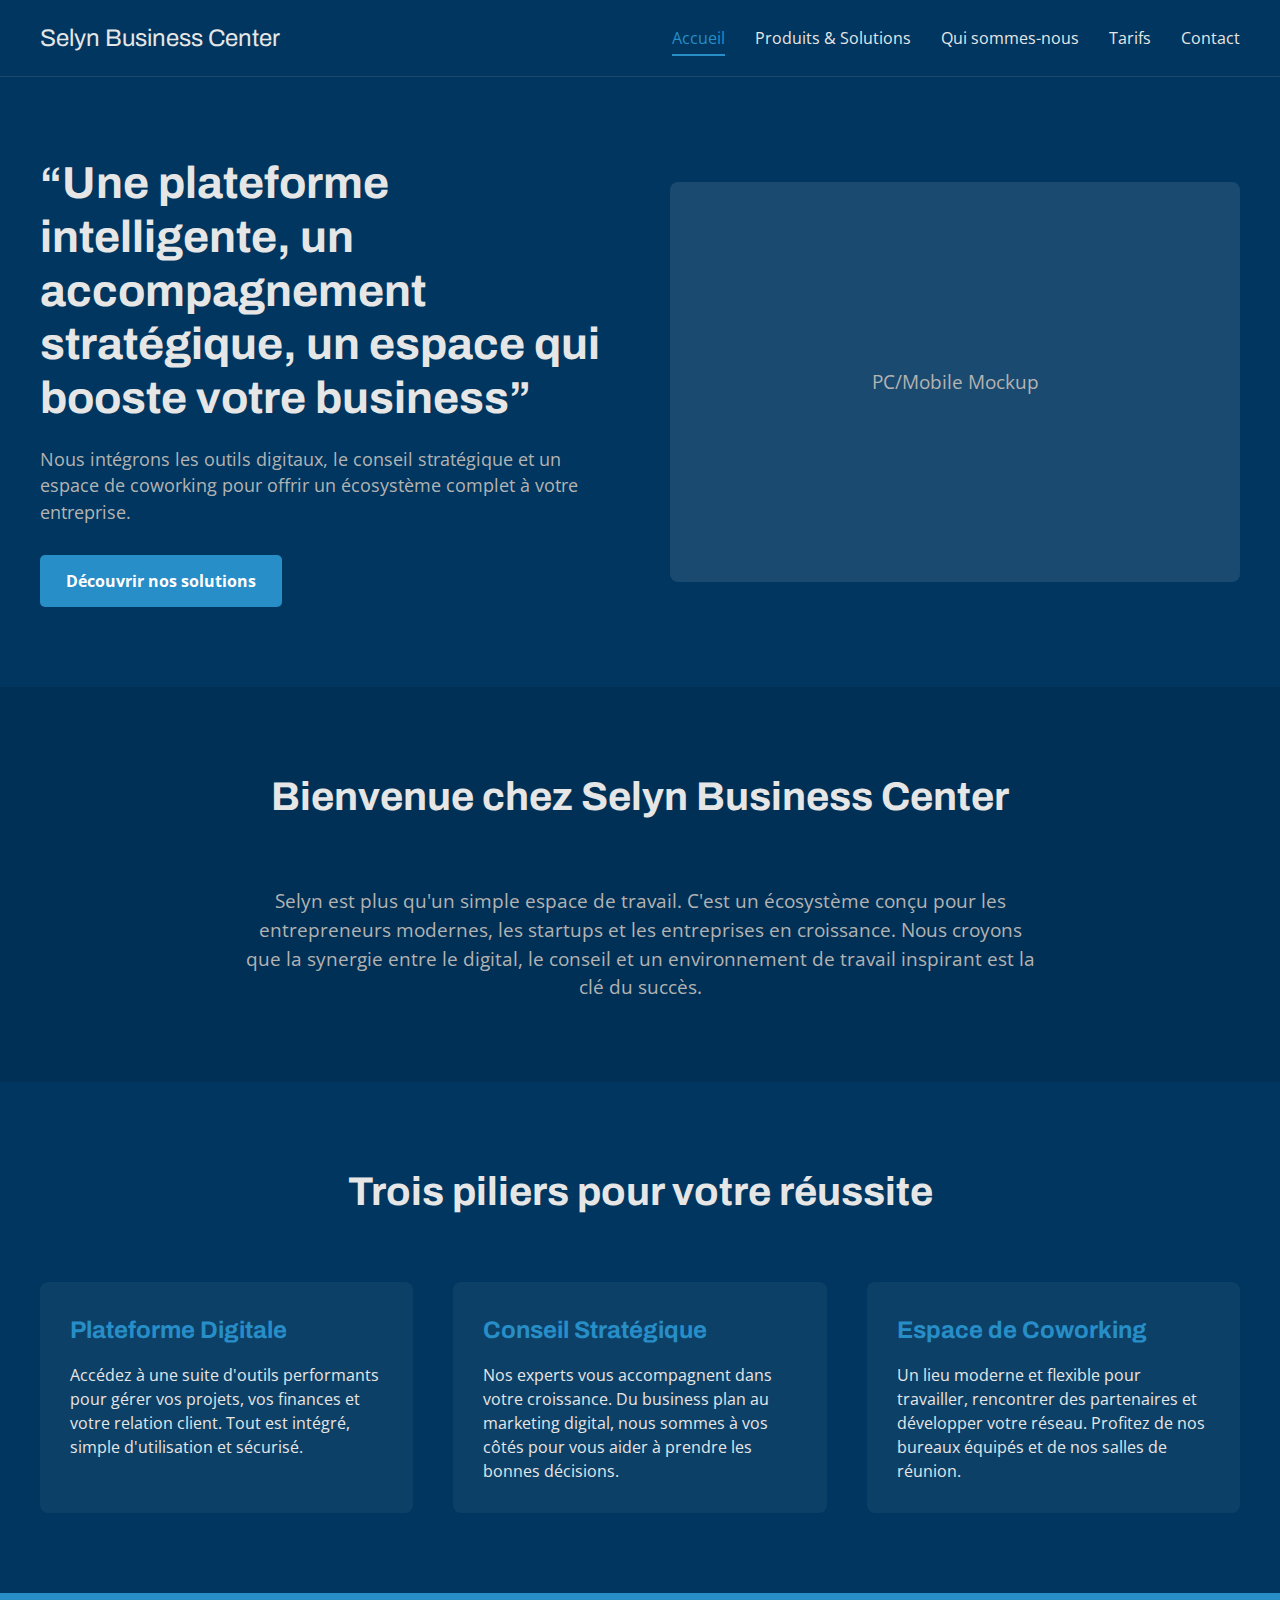
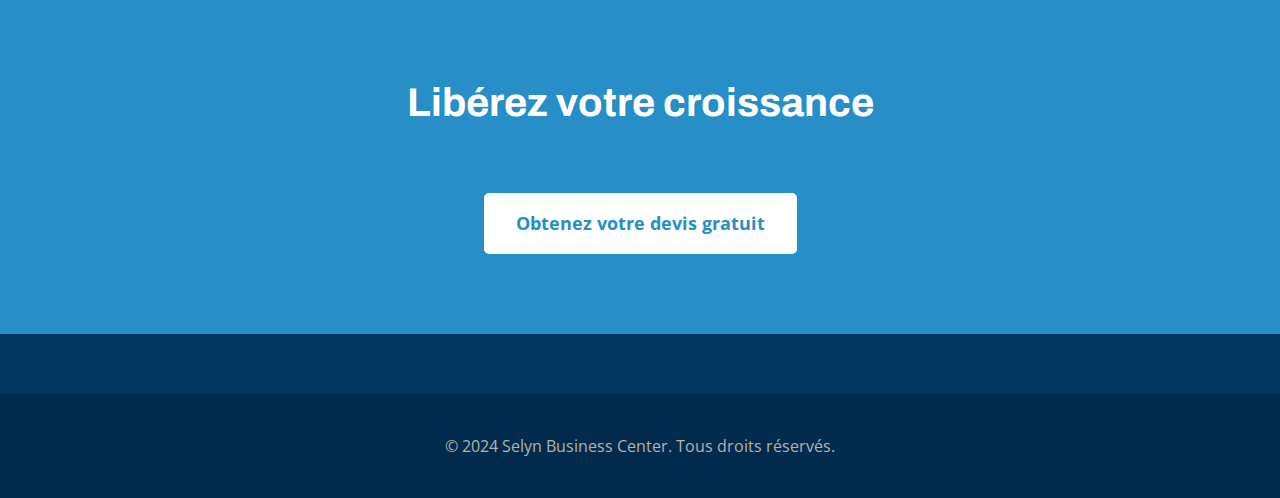
<file: index.html>
<!DOCTYPE html>
<html lang="fr">
<head>
    <meta charset="UTF-8">
    <meta name="viewport" content="width=device-width, initial-scale=1.0">
    <title>Selyn Business Center - Accueil</title>
    <link rel="stylesheet" href="css/style.css">
</head>
<body>
    <header class="site-header">
        <div class="container">
            <div class="logo">
                <a href="index.html">Selyn Business Center</a>
            </div>
            <nav class="main-nav">
                <ul>
                    <li><a href="index.html" class="active">Accueil</a></li>
                    <li><a href="produits.html">Produits & Solutions</a></li>
                    <li><a href="equipe.html">Qui sommes-nous</a></li>
                    <li><a href="tarifs.html">Tarifs</a></li>
                    <li><a href="contact.html">Contact</a></li>
                </ul>
            </nav>
            <input type="checkbox" id="nav-toggle" class="nav-toggle">
            <label for="nav-toggle" class="mobile-nav-toggle">
                <span></span>
                <span></span>
                <span></span>
            </label>
        </div>
    </header>

    <main>
        <section class="hero">
            <div class="container">
                <div class="hero-text">
                    <h1>“Une plateforme intelligente, un accompagnement stratégique, un espace qui booste votre business”</h1>
                    <p>Nous intégrons les outils digitaux, le conseil stratégique et un espace de coworking pour offrir un écosystème complet à votre entreprise.</p>
                    <a href="produits.html" class="btn btn-primary">Découvrir nos solutions</a>
                </div>
                <div class="hero-image">
                    <div class="mockup-placeholder">
                        <p>PC/Mobile Mockup</p>
                    </div>
                </div>
            </div>
        </section>

        <section class="intro" id="intro">
            <div class="container text-center">
                <h2>Bienvenue chez Selyn Business Center</h2>
                <p class="large-text">Selyn est plus qu'un simple espace de travail. C'est un écosystème conçu pour les entrepreneurs modernes, les startups et les entreprises en croissance. Nous croyons que la synergie entre le digital, le conseil et un environnement de travail inspirant est la clé du succès.</p>
            </div>
        </section>

        <section class="features" id="features">
            <div class="container">
                <h2 class="text-center">Trois piliers pour votre réussite</h2>
                <div class="features-grid">
                    <div class="info-card">
                        <h3>Plateforme Digitale</h3>
                        <p>Accédez à une suite d'outils performants pour gérer vos projets, vos finances et votre relation client. Tout est intégré, simple d'utilisation et sécurisé.</p>
                    </div>
                    <div class="info-card">
                        <h3>Conseil Stratégique</h3>
                        <p>Nos experts vous accompagnent dans votre croissance. Du business plan au marketing digital, nous sommes à vos côtés pour vous aider à prendre les bonnes décisions.</p>
                    </div>
                    <div class="info-card">
                        <h3>Espace de Coworking</h3>
                        <p>Un lieu moderne et flexible pour travailler, rencontrer des partenaires et développer votre réseau. Profitez de nos bureaux équipés et de nos salles de réunion.</p>
                    </div>
                </div>
            </div>
        </section>

        <section class="cta-block">
            <div class="container text-center">
                <h2>Libérez votre croissance</h2>
                <a href="contact.html" class="btn btn-primary btn-large">Obtenez votre devis gratuit</a>
            </div>
        </section>
    </main>

    <footer class="site-footer">
        <div class="container">
            <p>&copy; 2024 Selyn Business Center. Tous droits réservés.</p>
        </div>
    </footer>
</body>
</html>
</file>
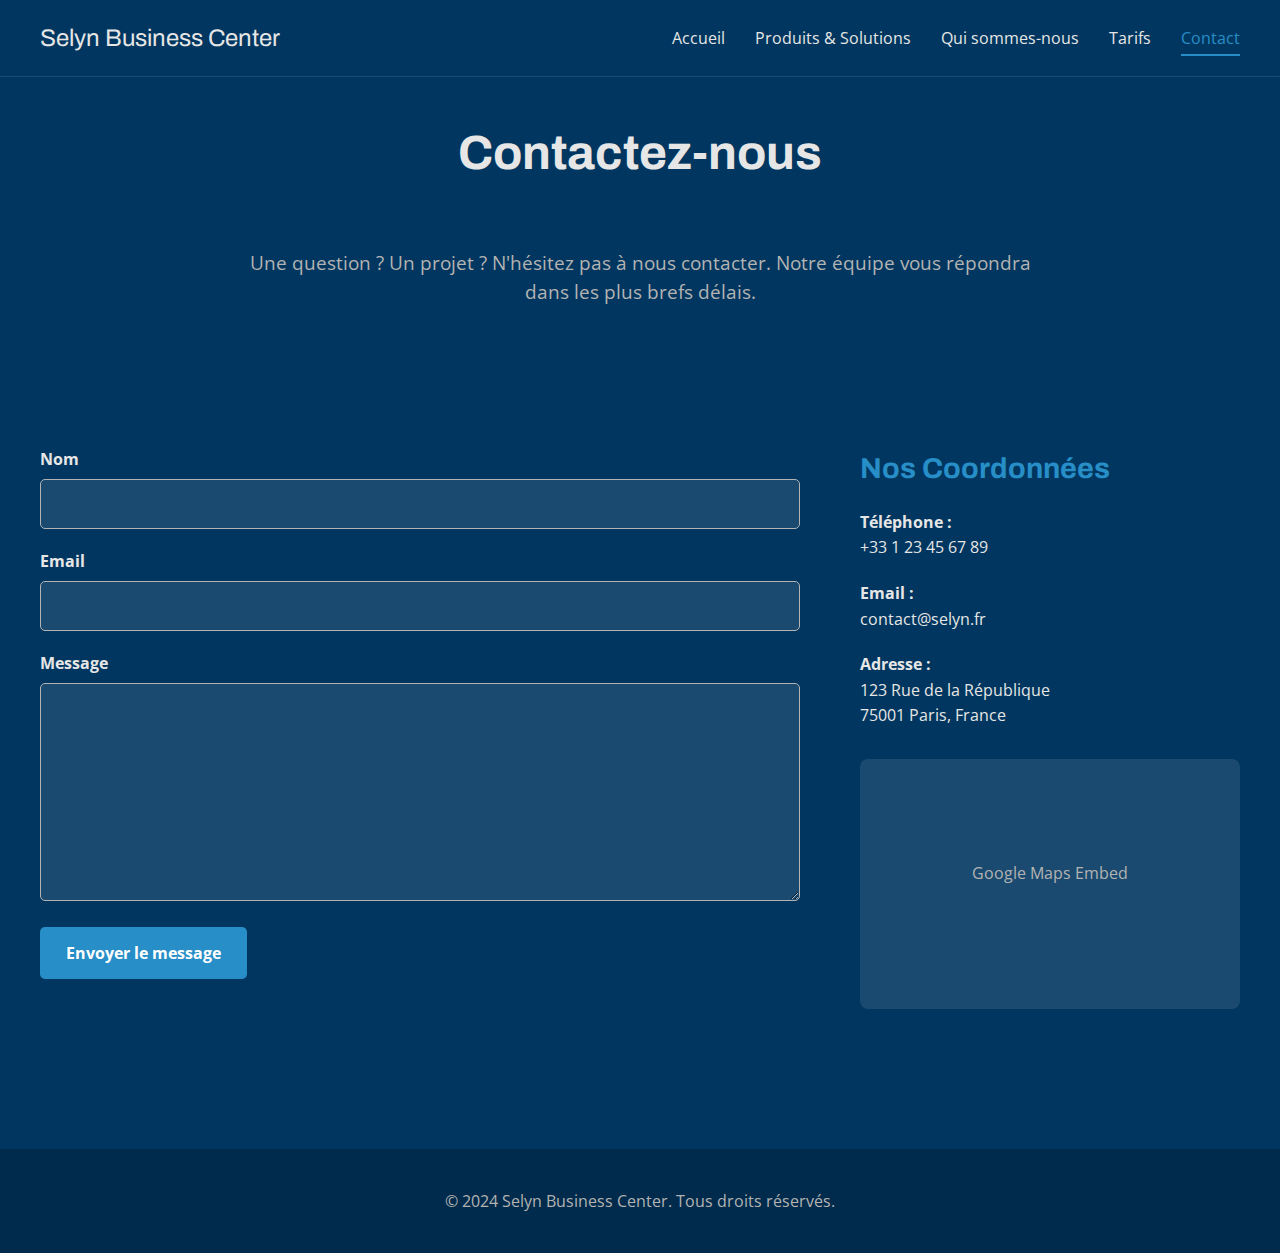
<file: contact.html>
<!DOCTYPE html>
<html lang="fr">
<head>
    <meta charset="UTF-8">
    <meta name="viewport" content="width=device-width, initial-scale=1.0">
    <title>Selyn Business Center - Contact</title>
    <link rel="stylesheet" href="css/style.css">
</head>
<body>
    <header class="site-header">
        <div class="container">
            <div class="logo">
                <a href="index.html">Selyn Business Center</a>
            </div>
            <nav class="main-nav">
                <ul>
                    <li><a href="index.html">Accueil</a></li>
                    <li><a href="produits.html">Produits & Solutions</a></li>
                    <li><a href="equipe.html">Qui sommes-nous</a></li>
                    <li><a href="tarifs.html">Tarifs</a></li>
                    <li><a href="contact.html" class="active">Contact</a></li>
                </ul>
            </nav>
            <input type="checkbox" id="nav-toggle" class="nav-toggle">
            <label for="nav-toggle" class="mobile-nav-toggle">
                <span></span>
                <span></span>
                <span></span>
            </label>
        </div>
    </header>

    <main>
        <div class="container">
            <h1 class="page-title">Contactez-nous</h1>
            <p class="text-center large-text" style="margin-bottom: 60px;">Une question ? Un projet ? N'hésitez pas à nous contacter. Notre équipe vous répondra dans les plus brefs délais.</p>
        </div>

        <section class="contact-section">
            <div class="container">
                <div class="contact-grid">
                    <div class="contact-form">
                        <form action="#">
                            <div class="form-group">
                                <label for="name">Nom</label>
                                <input type="text" id="name" name="name" required>
                            </div>
                            <div class="form-group">
                                <label for="email">Email</label>
                                <input type="email" id="email" name="email" required>
                            </div>
                            <div class="form-group">
                                <label for="message">Message</label>
                                <textarea id="message" name="message" rows="8" required></textarea>
                            </div>
                            <button type="submit" class="btn btn-primary">Envoyer le message</button>
                        </form>
                    </div>
                    <div class="contact-info">
                        <h3>Nos Coordonnées</h3>
                        <p><strong>Téléphone :</strong><br> +33 1 23 45 67 89</p>
                        <p><strong>Email :</strong><br> contact@selyn.fr</p>
                        <p><strong>Adresse :</strong><br> 123 Rue de la République<br>75001 Paris, France</p>
                        <div class="map-placeholder">
                            <p>Google Maps Embed</p>
                        </div>
                    </div>
                </div>
            </div>
        </section>
    </main>

    <footer class="site-footer">
        <div class="container">
            <p>&copy; 2024 Selyn Business Center. Tous droits réservés.</p>
        </div>
    </footer>
</body>
</html>
</file>
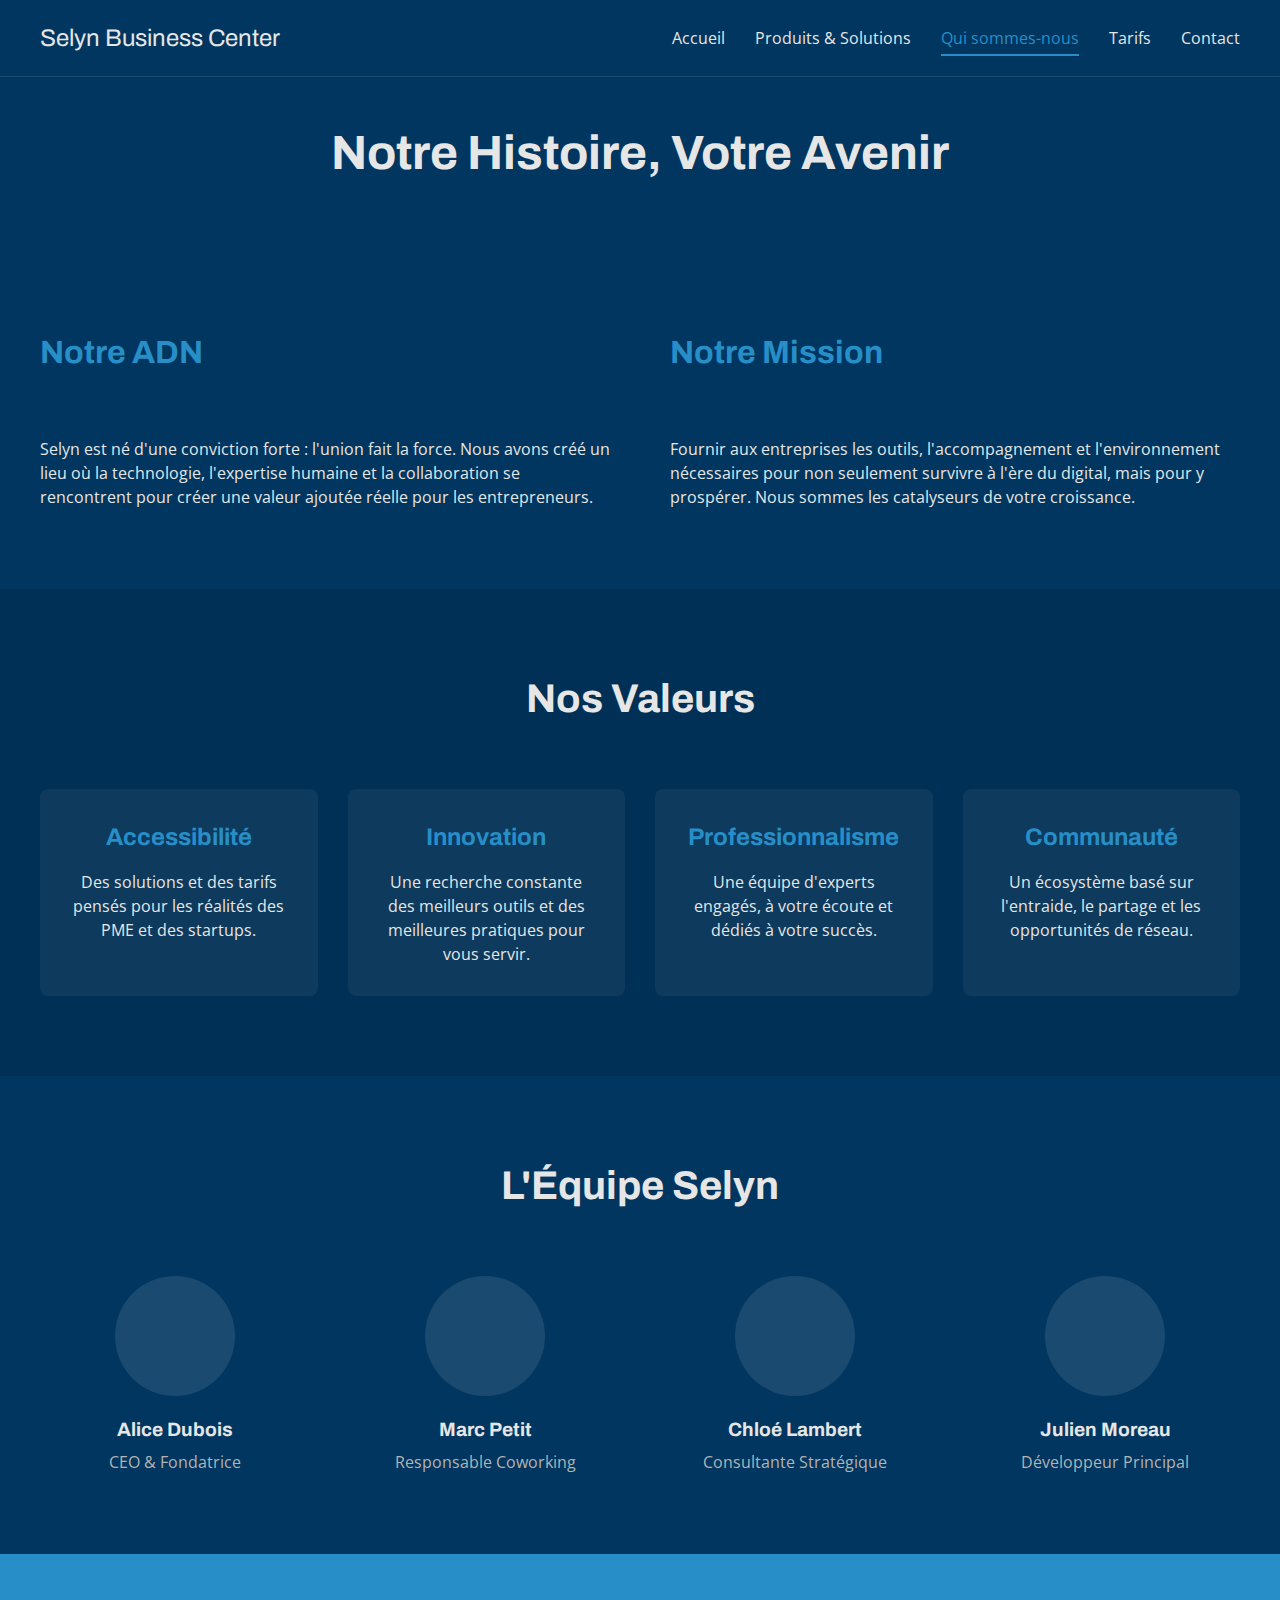
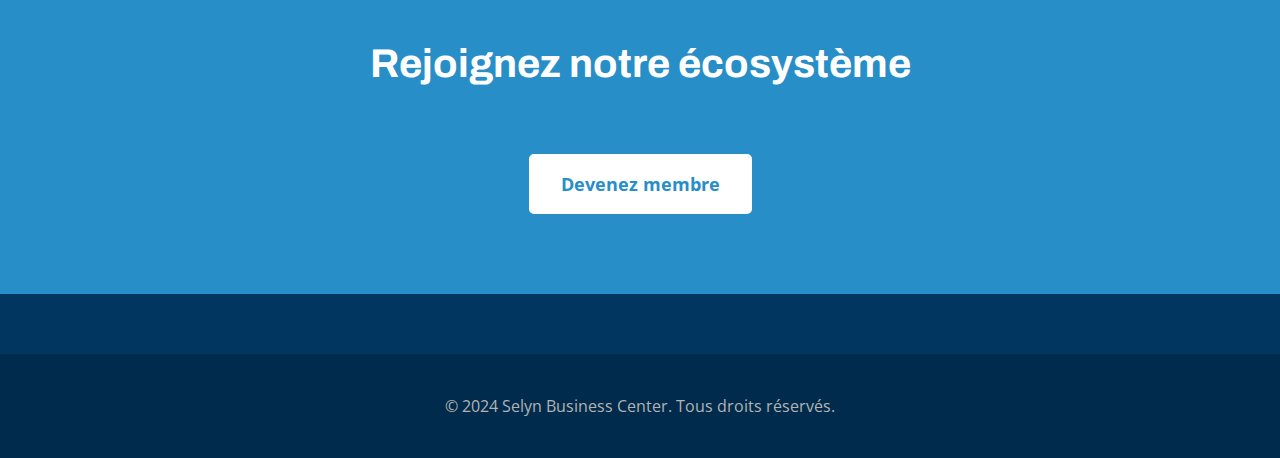
<file: equipe.html>
<!DOCTYPE html>
<html lang="fr">
<head>
    <meta charset="UTF-8">
    <meta name="viewport" content="width=device-width, initial-scale=1.0">
    <title>Selyn Business Center - Qui sommes-nous</title>
    <link rel="stylesheet" href="css/style.css">
</head>
<body>
    <header class="site-header">
        <div class="container">
            <div class="logo">
                <a href="index.html">Selyn Business Center</a>
            </div>
            <nav class="main-nav">
                <ul>
                    <li><a href="index.html">Accueil</a></li>
                    <li><a href="produits.html">Produits & Solutions</a></li>
                    <li><a href="equipe.html" class="active">Qui sommes-nous</a></li>
                    <li><a href="tarifs.html">Tarifs</a></li>
                    <li><a href="contact.html">Contact</a></li>
                </ul>
            </nav>
            <input type="checkbox" id="nav-toggle" class="nav-toggle">
            <label for="nav-toggle" class="mobile-nav-toggle">
                <span></span>
                <span></span>
                <span></span>
            </label>
        </div>
    </header>

    <main>
        <div class="container">
            <h1 class="page-title">Notre Histoire, Votre Avenir</h1>
        </div>

        <section class="about-intro-section">
            <div class="container">
                <div class="two-col-grid">
                    <div>
                        <h2>Notre ADN</h2>
                        <p>Selyn est né d'une conviction forte : l'union fait la force. Nous avons créé un lieu où la technologie, l'expertise humaine et la collaboration se rencontrent pour créer une valeur ajoutée réelle pour les entrepreneurs.</p>
                    </div>
                    <div>
                        <h2>Notre Mission</h2>
                        <p>Fournir aux entreprises les outils, l'accompagnement et l'environnement nécessaires pour non seulement survivre à l'ère du digital, mais pour y prospérer. Nous sommes les catalyseurs de votre croissance.</p>
                    </div>
                </div>
            </div>
        </section>

        <section class="values-section alt-bg">
            <div class="container">
                <h2 class="text-center">Nos Valeurs</h2>
                <div class="values-grid">
                    <div class="info-card text-center">
                        <h3>Accessibilité</h3>
                        <p>Des solutions et des tarifs pensés pour les réalités des PME et des startups.</p>
                    </div>
                    <div class="info-card text-center">
                        <h3>Innovation</h3>
                        <p>Une recherche constante des meilleurs outils et des meilleures pratiques pour vous servir.</p>
                    </div>
                    <div class="info-card text-center">
                        <h3>Professionnalisme</h3>
                        <p>Une équipe d'experts engagés, à votre écoute et dédiés à votre succès.</p>
                    </div>
                     <div class="info-card text-center">
                        <h3>Communauté</h3>
                        <p>Un écosystème basé sur l'entraide, le partage et les opportunités de réseau.</p>
                    </div>
                </div>
            </div>
        </section>

        <section class="team-section">
            <div class="container">
                <h2 class="text-center">L'Équipe Selyn</h2>
                <div class="team-grid">
                    <div class="team-member">
                        <div class="avatar-placeholder"></div>
                        <h3>Alice Dubois</h3>
                        <p>CEO & Fondatrice</p>
                    </div>
                    <div class="team-member">
                        <div class="avatar-placeholder"></div>
                        <h3>Marc Petit</h3>
                        <p>Responsable Coworking</p>
                    </div>
                    <div class="team-member">
                        <div class="avatar-placeholder"></div>
                        <h3>Chloé Lambert</h3>
                        <p>Consultante Stratégique</p>
                    </div>
                    <div class="team-member">
                        <div class="avatar-placeholder"></div>
                        <h3>Julien Moreau</h3>
                        <p>Développeur Principal</p>
                    </div>
                </div>
            </div>
        </section>

        <section class="cta-block">
            <div class="container text-center">
                <h2>Rejoignez notre écosystème</h2>
                <a href="contact.html" class="btn btn-primary btn-large">Devenez membre</a>
            </div>
        </section>
    </main>

    <footer class="site-footer">
        <div class="container">
            <p>&copy; 2024 Selyn Business Center. Tous droits réservés.</p>
        </div>
    </footer>
</body>
</html>
</file>
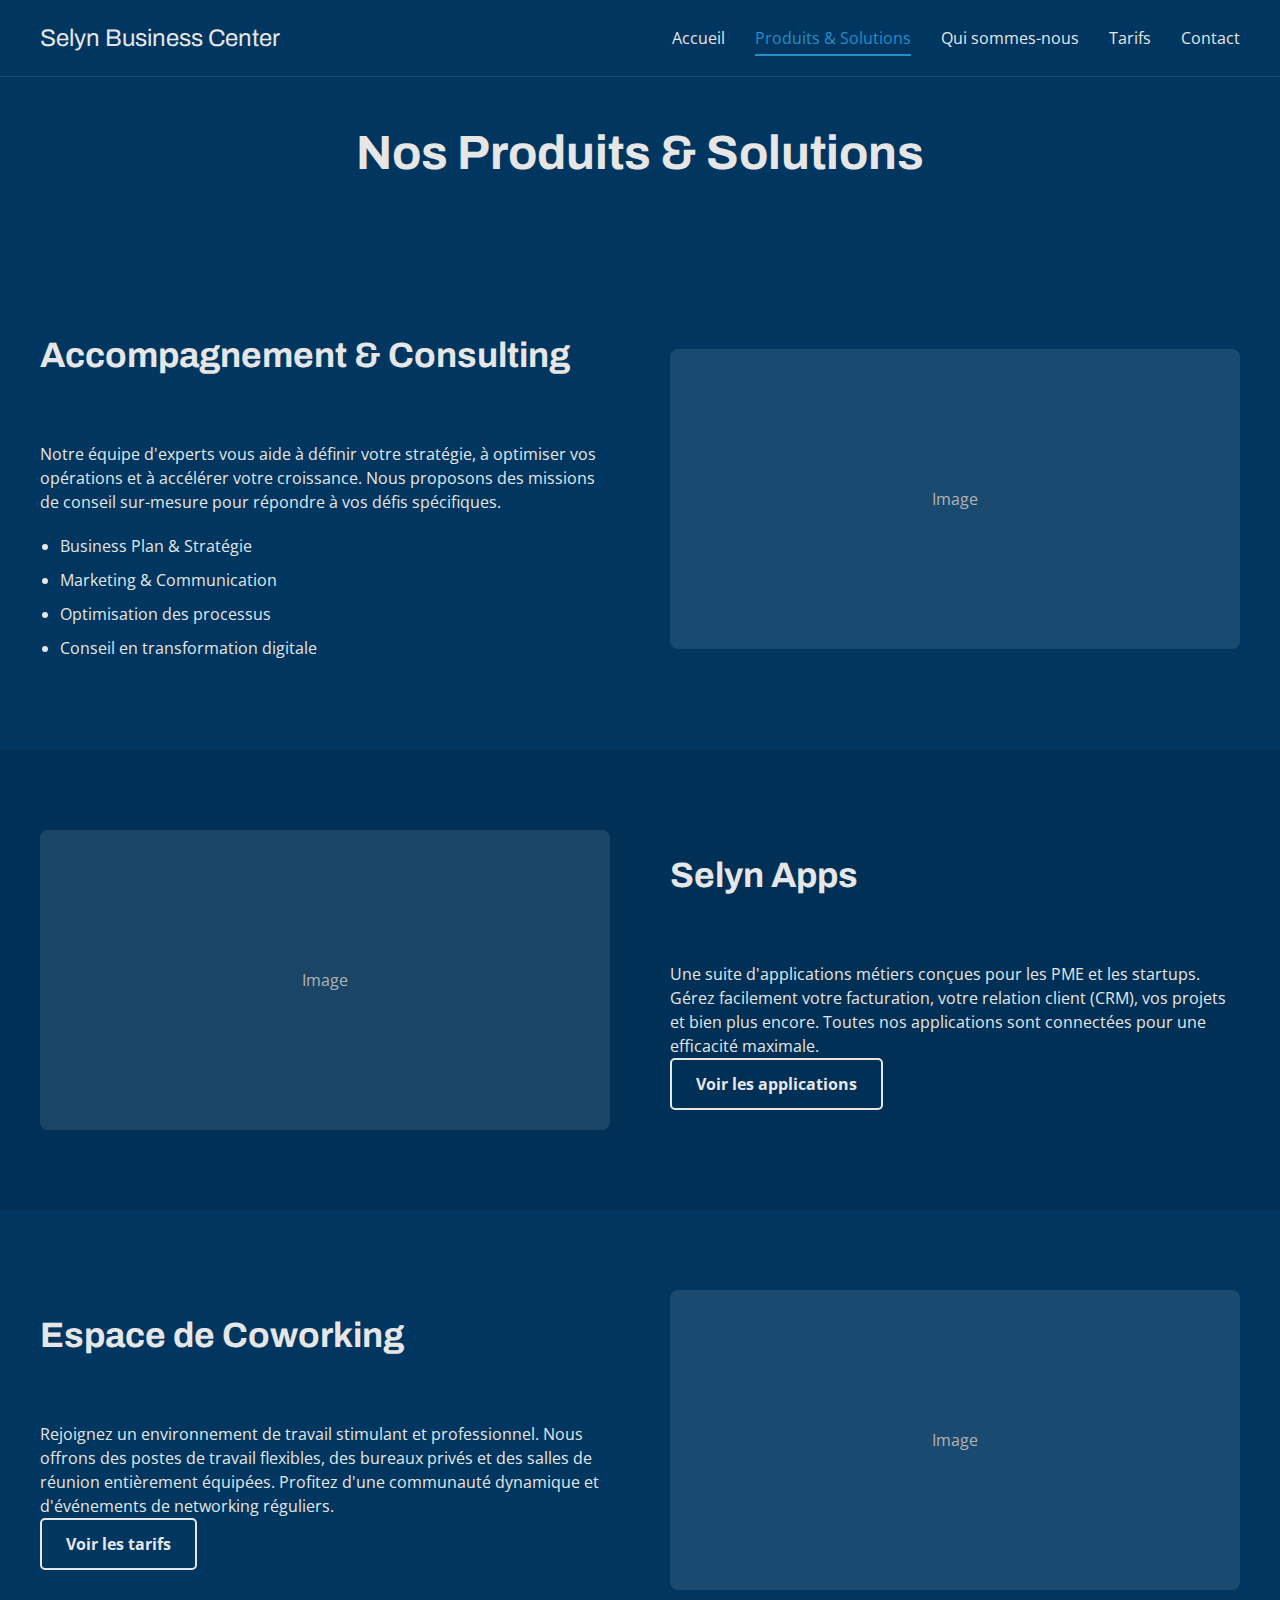
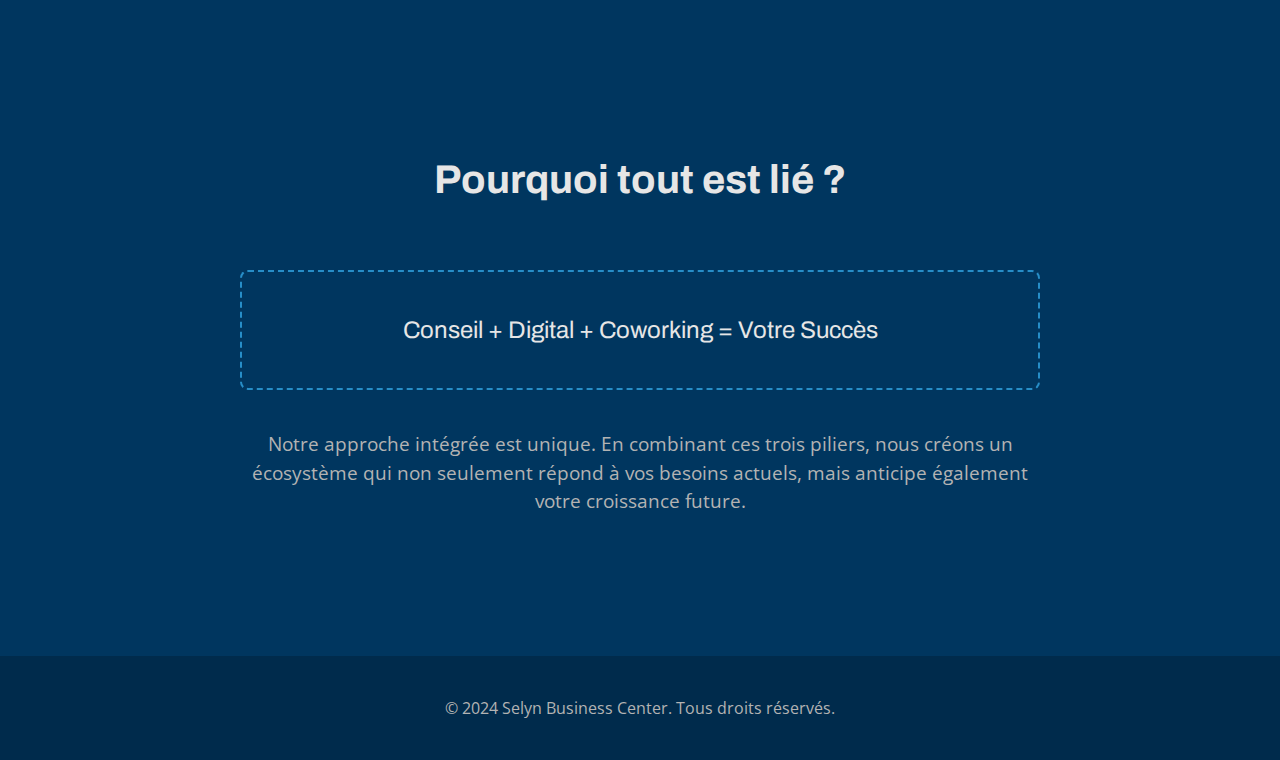
<file: produits.html>
<!DOCTYPE html>
<html lang="fr">
<head>
    <meta charset="UTF-8">
    <meta name="viewport" content="width=device-width, initial-scale=1.0">
    <title>Selyn Business Center - Produits & Solutions</title>
    <link rel="stylesheet" href="css/style.css">
</head>
<body>
    <header class="site-header">
        <div class="container">
            <div class="logo">
                <a href="index.html">Selyn Business Center</a>
            </div>
            <nav class="main-nav">
                <ul>
                    <li><a href="index.html">Accueil</a></li>
                    <li><a href="produits.html" class="active">Produits & Solutions</a></li>
                    <li><a href="equipe.html">Qui sommes-nous</a></li>
                    <li><a href="tarifs.html">Tarifs</a></li>
                    <li><a href="contact.html">Contact</a></li>
                </ul>
            </nav>
            <input type="checkbox" id="nav-toggle" class="nav-toggle">
            <label for="nav-toggle" class="mobile-nav-toggle">
                <span></span>
                <span></span>
                <span></span>
            </label>
        </div>
    </header>

    <main>
        <div class="container">
            <h1 class="page-title">Nos Produits & Solutions</h1>
        </div>

        <section class="product-section">
            <div class="container">
                <div class="product-content">
                    <div class="product-text">
                        <h2>Accompagnement & Consulting</h2>
                        <p>Notre équipe d'experts vous aide à définir votre stratégie, à optimiser vos opérations et à accélérer votre croissance. Nous proposons des missions de conseil sur-mesure pour répondre à vos défis spécifiques.</p>
                        <ul>
                            <li>Business Plan & Stratégie</li>
                            <li>Marketing & Communication</li>
                            <li>Optimisation des processus</li>
                            <li>Conseil en transformation digitale</li>
                        </ul>
                    </div>
                    <div class="product-image">
                        <div class="image-placeholder"><p>Image</p></div>
                    </div>
                </div>
            </div>
        </section>

        <section class="product-section alt-bg">
            <div class="container">
                <div class="product-content reverse">
                    <div class="product-text">
                        <h2>Selyn Apps</h2>
                        <p>Une suite d'applications métiers conçues pour les PME et les startups. Gérez facilement votre facturation, votre relation client (CRM), vos projets et bien plus encore. Toutes nos applications sont connectées pour une efficacité maximale.</p>
                        <a href="#" class="btn btn-secondary">Voir les applications</a>
                    </div>
                    <div class="product-image">
                        <div class="image-placeholder"><p>Image</p></div>
                    </div>
                </div>
            </div>
        </section>

        <section class="product-section">
            <div class="container">
                <div class="product-content">
                    <div class="product-text">
                        <h2>Espace de Coworking</h2>
                        <p>Rejoignez un environnement de travail stimulant et professionnel. Nous offrons des postes de travail flexibles, des bureaux privés et des salles de réunion entièrement équipées. Profitez d'une communauté dynamique et d'événements de networking réguliers.</p>
                        <a href="tarifs.html" class="btn btn-secondary">Voir les tarifs</a>
                    </div>
                    <div class="product-image">
                        <div class="image-placeholder"><p>Image</p></div>
                    </div>
                </div>
            </div>
        </section>

        <section class="schema-section text-center">
            <div class="container">
                <h2>Pourquoi tout est lié ?</h2>
                <div class="schema-placeholder">
                    <p>Conseil + Digital + Coworking = Votre Succès</p>
                </div>
                <p class="large-text">Notre approche intégrée est unique. En combinant ces trois piliers, nous créons un écosystème qui non seulement répond à vos besoins actuels, mais anticipe également votre croissance future.</p>
            </div>
        </section>
    </main>

    <footer class="site-footer">
        <div class="container">
            <p>&copy; 2024 Selyn Business Center. Tous droits réservés.</p>
        </div>
    </footer>
</body>
</html>
</file>
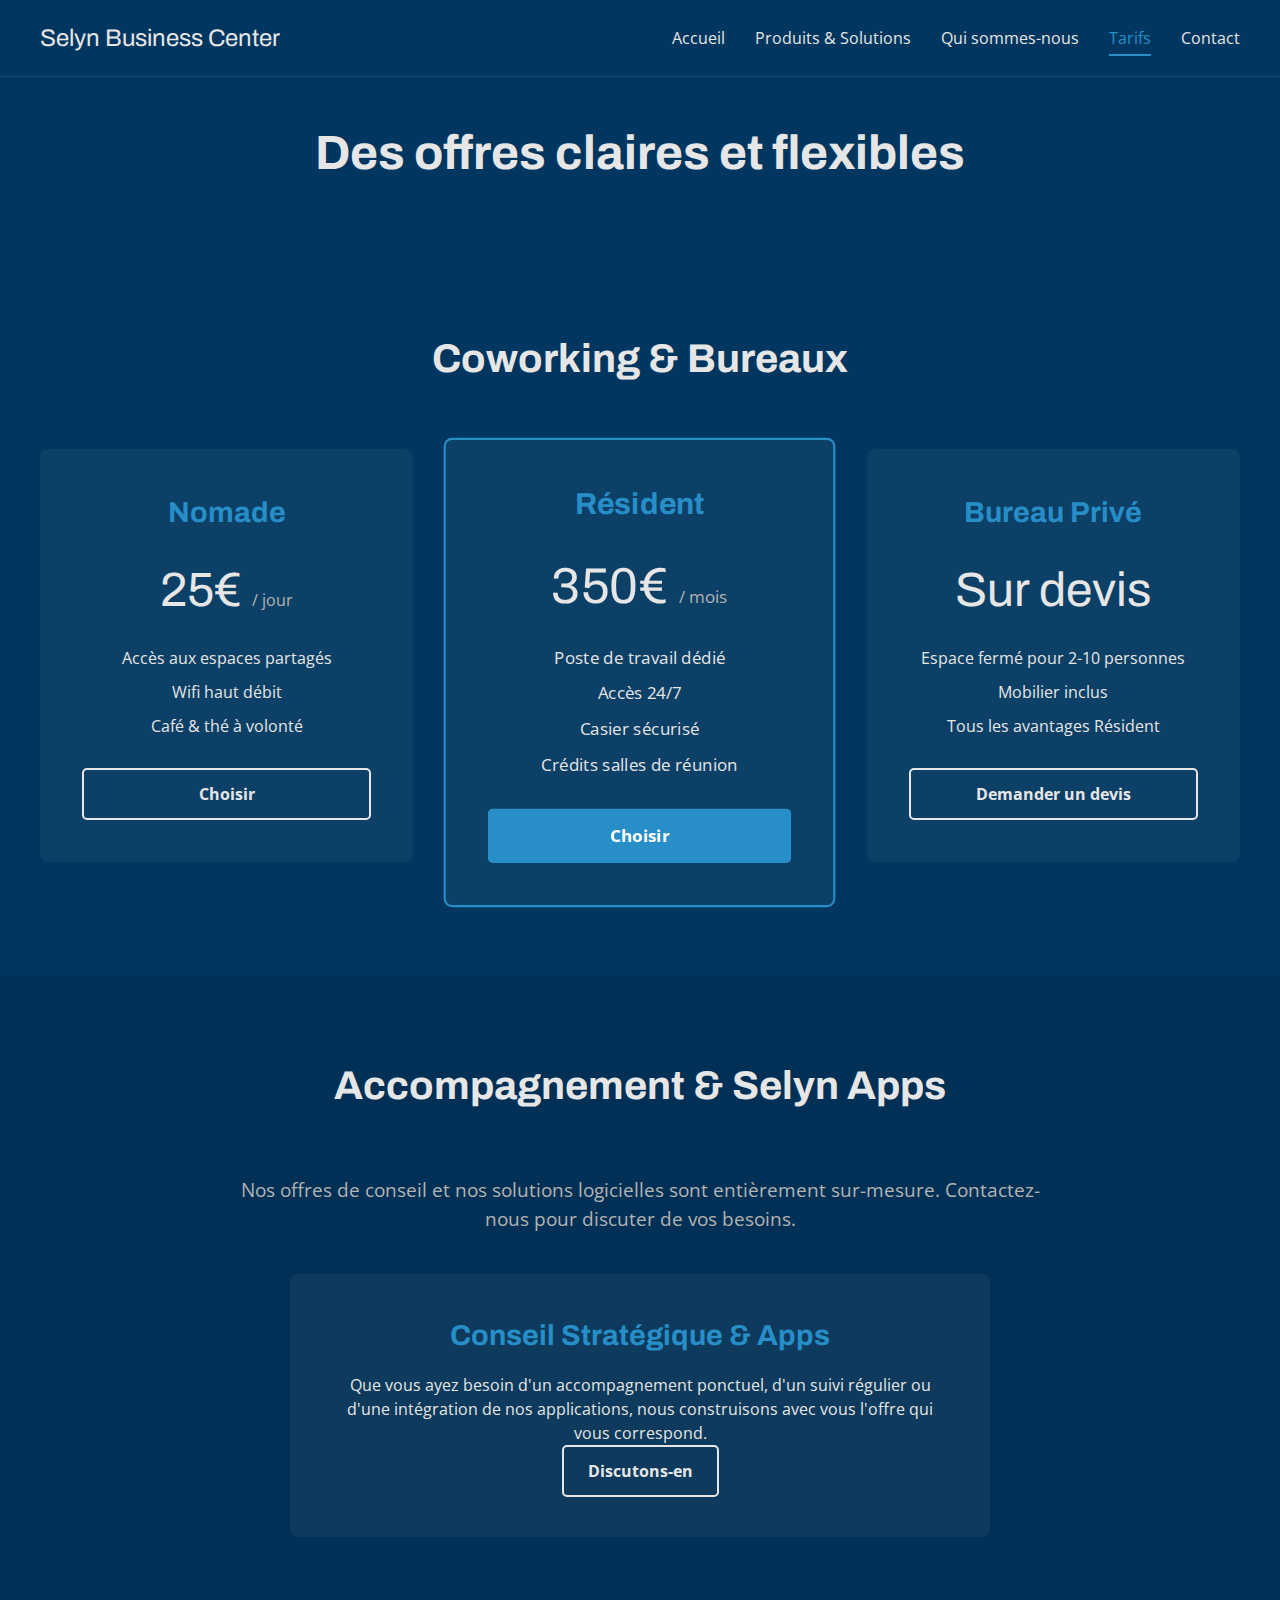
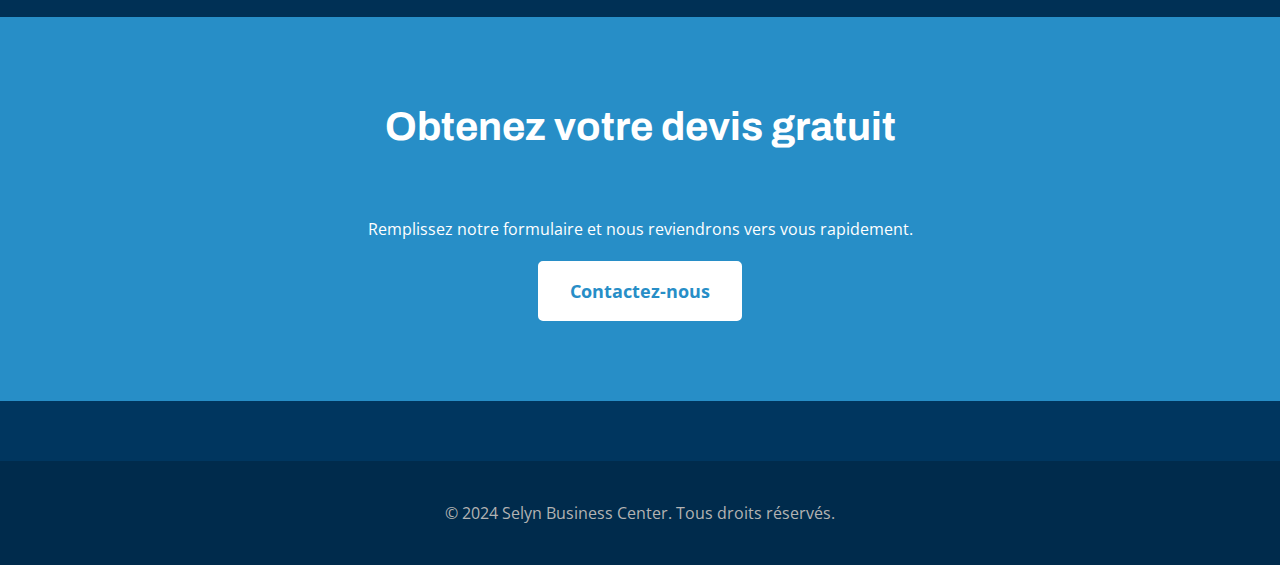
<file: tarifs.html>
<!DOCTYPE html>
<html lang="fr">
<head>
    <meta charset="UTF-8">
    <meta name="viewport" content="width=device-width, initial-scale=1.0">
    <title>Selyn Business Center - Tarifs</title>
    <link rel="stylesheet" href="css/style.css">
</head>
<body>
    <header class="site-header">
        <div class="container">
            <div class="logo">
                <a href="index.html">Selyn Business Center</a>
            </div>
            <nav class="main-nav">
                <ul>
                    <li><a href="index.html">Accueil</a></li>
                    <li><a href="produits.html">Produits & Solutions</a></li>
                    <li><a href="equipe.html">Qui sommes-nous</a></li>
                    <li><a href="tarifs.html" class="active">Tarifs</a></li>
                    <li><a href="contact.html">Contact</a></li>
                </ul>
            </nav>
            <input type="checkbox" id="nav-toggle" class="nav-toggle">
            <label for="nav-toggle" class="mobile-nav-toggle">
                <span></span>
                <span></span>
                <span></span>
            </label>
        </div>
    </header>

    <main>
        <div class="container">
            <h1 class="page-title">Des offres claires et flexibles</h1>
        </div>

        <section class="pricing-section">
            <div class="container">
                <h2 class="text-center">Coworking & Bureaux</h2>
                <div class="pricing-grid">
                    <div class="pricing-card">
                        <h3>Nomade</h3>
                        <div class="price">25€ <span>/ jour</span></div>
                        <ul>
                            <li>Accès aux espaces partagés</li>
                            <li>Wifi haut débit</li>
                            <li>Café & thé à volonté</li>
                        </ul>
                        <a href="#" class="btn btn-secondary">Choisir</a>
                    </div>
                    <div class="pricing-card featured">
                        <h3>Résident</h3>
                        <div class="price">350€ <span>/ mois</span></div>
                        <ul>
                            <li>Poste de travail dédié</li>
                            <li>Accès 24/7</li>
                            <li>Casier sécurisé</li>
                            <li>Crédits salles de réunion</li>
                        </ul>
                        <a href="#" class="btn btn-primary">Choisir</a>
                    </div>
                    <div class="pricing-card">
                        <h3>Bureau Privé</h3>
                        <div class="price">Sur devis</div>
                        <ul>
                            <li>Espace fermé pour 2-10 personnes</li>
                            <li>Mobilier inclus</li>
                            <li>Tous les avantages Résident</li>
                        </ul>
                        <a href="#" class="btn btn-secondary">Demander un devis</a>
                    </div>
                </div>
            </div>
        </section>

        <section class="pricing-section alt-bg">
            <div class="container">
                <h2 class="text-center">Accompagnement & Selyn Apps</h2>
                <p class="text-center large-text" style="margin-bottom: 40px;">Nos offres de conseil et nos solutions logicielles sont entièrement sur-mesure. Contactez-nous pour discuter de vos besoins.</p>
                <div class="consulting-offer">
                    <h3>Conseil Stratégique & Apps</h3>
                    <p>Que vous ayez besoin d'un accompagnement ponctuel, d'un suivi régulier ou d'une intégration de nos applications, nous construisons avec vous l'offre qui vous correspond.</p>
                     <a href="contact.html" class="btn btn-secondary">Discutons-en</a>
                </div>
            </div>
        </section>

        <section class="cta-block">
            <div class="container text-center">
                <h2>Obtenez votre devis gratuit</h2>
                <p style="color: white; margin-bottom: 20px;">Remplissez notre formulaire et nous reviendrons vers vous rapidement.</p>
                <a href="contact.html" class="btn btn-primary btn-large">Contactez-nous</a>
            </div>
        </section>
    </main>

    <footer class="site-footer">
        <div class="container">
            <p>&copy; 2024 Selyn Business Center. Tous droits réservés.</p>
        </div>
    </footer>
</body>
</html>
</file>
<file: css/style.css>
@import url('https://fonts.googleapis.com/css2?family=Archivo:wght@700&family=Open+Sans:wght@400;700&display=swap');

/* --- CSS Reset --- */
*, *::before, *::after {
  box-sizing: border-box;
  margin: 0;
  padding: 0;
}
html, body {
  height: 100%;
}
body {
  line-height: 1.5;
  -webkit-font-smoothing: antialiased;
}
img, picture, video, canvas, svg {
  display: block;
  max-width: 100%;
}
input, button, textarea, select {
  font: inherit;
}
ul {
    list-style: none;
}
/* --- End Reset --- */

:root {
    --primary-color: #00365F; /* Dark Blue */
    --accent-color: #278EC7; /* Light Blue */
    --light-gray: #E6E6E6;
    --medium-gray: #B3B3B3;
    --font-title: 'Archivo', sans-serif;
    --font-body: 'Open Sans', sans-serif;
}

body {
    background-color: var(--primary-color);
    color: var(--light-gray);
    font-family: var(--font-body);
    font-size: 16px;
}

h1, h2, h3, h4, h5, h6 {
    font-family: var(--font-title);
    color: var(--light-gray);
    margin-bottom: 1rem;
}

a {
    color: var(--accent-color);
    text-decoration: none;
}

a:hover {
    text-decoration: underline;
}

.container {
    width: 100%;
    max-width: 1440px;
    margin: 0 auto;
    padding: 0 40px;
}

/* Header */
.site-header {
    padding: 20px 0;
    border-bottom: 1px solid rgba(255, 255, 255, 0.1);
}

.site-header .container {
    display: flex;
    justify-content: space-between;
    align-items: center;
}

.logo a {
    font-family: var(--font-title);
    font-size: 24px;
    color: var(--light-gray);
    text-decoration: none;
}

.main-nav ul {
    display: flex;
    gap: 30px;
}

.main-nav a {
    color: var(--light-gray);
    font-size: 16px;
    padding: 5px 0;
    border-bottom: 2px solid transparent;
    transition: border-color 0.3s ease;
}

.main-nav a:hover,
.main-nav a.active {
    color: var(--accent-color);
    border-bottom-color: var(--accent-color);
    text-decoration: none;
}

.mobile-nav-toggle {
    display: none; /* Hidden on desktop */
    background: none;
    border: none;
    cursor: pointer;
}

.mobile-nav-toggle span {
    display: block;
    width: 25px;
    height: 3px;
    background-color: var(--light-gray);
    margin: 5px 0;
}

/* Footer */
.site-footer {
    padding: 40px 0;
    margin-top: 60px;
    background-color: rgba(0, 0, 0, 0.2);
    text-align: center;
    color: var(--medium-gray);
}

/* Buttons */
.btn {
    display: inline-block;
    padding: 12px 24px;
    border-radius: 5px;
    text-decoration: none;
    font-family: var(--font-body);
    font-weight: bold;
    cursor: pointer;
    transition: background-color 0.3s ease, color 0.3s ease;
    border: 2px solid transparent;
}

.btn-primary {
    background-color: var(--accent-color);
    color: #fff;
}

.btn-primary:hover {
    background-color: #fff;
    color: var(--accent-color);
    border-color: var(--accent-color);
    text-decoration: none;
}

.btn-secondary {
    background-color: transparent;
    color: var(--light-gray);
    border-color: var(--light-gray);
}

.btn-secondary:hover {
    background-color: var(--light-gray);
    color: var(--primary-color);
    text-decoration: none;
}

/* Info Card Placeholder */
.info-card {
    background-color: rgba(255, 255, 255, 0.05);
    padding: 30px;
    border-radius: 8px;
}

main > h1 {
    text-align: center;
    font-size: 3rem;
    margin-top: 40px;
    margin-bottom: 40px;
}

/* --- Home Page --- */

/* Hero Section */
.hero {
    padding: 80px 0;
}

.hero .container {
    display: flex;
    align-items: center;
    gap: 60px;
}

.hero-text {
    flex: 1;
}

.hero-text h1 {
    font-size: 2.8rem;
    line-height: 1.2;
    margin-bottom: 20px;
}

.hero-text p {
    font-size: 1.1rem;
    color: var(--medium-gray);
    margin-bottom: 30px;
}

.hero-image {
    flex: 1;
}

.mockup-placeholder {
    width: 100%;
    height: 400px;
    background-color: rgba(255, 255, 255, 0.1);
    border-radius: 8px;
    display: flex;
    align-items: center;
    justify-content: center;
    color: var(--medium-gray);
    font-size: 1.2rem;
}

/* Intro Section */
section {
    padding: 80px 0;
}

.intro {
    background-color: rgba(0, 0, 0, 0.1);
}

section h2 {
    font-size: 2.5rem;
    text-align: center;
    margin-bottom: 60px;
}

.large-text {
    font-size: 1.2rem;
    max-width: 800px;
    margin: 0 auto;
    color: var(--medium-gray);
    text-align: center;
}

/* Features Section */
.features-grid {
    display: grid;
    grid-template-columns: repeat(3, 1fr);
    gap: 40px;
}

.info-card h3 {
    font-size: 1.5rem;
    margin-bottom: 15px;
    color: var(--accent-color);
}

/* CTA Block */
.cta-block {
    background-color: var(--accent-color);
}

.cta-block h2 {
    color: #fff;
}

.cta-block .btn-primary {
    background-color: #fff;
    color: var(--accent-color);
    border-color: #fff;
}

.cta-block .btn-primary:hover {
    background-color: transparent;
    color: #fff;
}


/* Utility */
.text-center {
    text-align: center;
}

.btn-large {
    padding: 15px 30px;
    font-size: 1.1rem;
}

/* --- General Page Styles --- */
.page-title {
    font-size: 3rem;
    text-align: center;
    margin-top: 40px;
    margin-bottom: 60px;
}


/* --- Produits & Solutions Page --- */

.product-section .container {
    padding-top: 0;
    padding-bottom: 0;
}

.product-section h2 {
    text-align: left;
    font-size: 2.2rem;
}

.product-content {
    display: grid;
    grid-template-columns: 1fr 1fr;
    gap: 60px;
    align-items: center;
}

.product-content.reverse {
    grid-template-columns: 1fr 1fr; /* Explicitly set for ordering */
}

.product-content.reverse .product-text {
    order: 2;
}
.product-content.reverse .product-image {
    order: 1;
}

.product-text ul {
    list-style: disc;
    padding-left: 20px;
    margin-top: 20px;
}

.product-text ul li {
    margin-bottom: 10px;
}

.image-placeholder {
    width: 100%;
    height: 300px;
    background-color: rgba(255, 255, 255, 0.1);
    border-radius: 8px;
    display: flex;
    align-items: center;
    justify-content: center;
    color: var(--medium-gray);
}

.alt-bg {
    background-color: rgba(0, 0, 0, 0.1);
}

.schema-section {
    background-color: var(--primary-color);
}

.schema-placeholder {
    width: 100%;
    max-width: 800px;
    margin: 0 auto 40px auto;
    padding: 40px;
    border: 2px dashed var(--accent-color);
    border-radius: 8px;
    font-size: 1.5rem;
    font-family: var(--font-title);
}

/* --- Qui Sommes-Nous Page --- */

.about-intro-section h2 {
    text-align: left;
    font-size: 2rem;
    color: var(--accent-color);
}

.two-col-grid {
    display: grid;
    grid-template-columns: 1fr 1fr;
    gap: 60px;
}

.values-grid {
    display: grid;
    grid-template-columns: repeat(4, 1fr);
    gap: 30px;
}

.team-grid {
    display: grid;
    grid-template-columns: repeat(4, 1fr);
    gap: 40px;
    text-align: center;
}

.avatar-placeholder {
    width: 120px;
    height: 120px;
    border-radius: 50%;
    background-color: rgba(255, 255, 255, 0.1);
    margin: 0 auto 20px auto;
}

.team-member h3 {
    font-size: 1.2rem;
    margin-bottom: 5px;
}

.team-member p {
    color: var(--medium-gray);
}

/* --- Tarifs Page --- */

.pricing-grid {
    display: grid;
    grid-template-columns: repeat(3, 1fr);
    gap: 40px;
    align-items: flex-start;
}

.pricing-card {
    background-color: rgba(255, 255, 255, 0.05);
    padding: 40px;
    border-radius: 8px;
    text-align: center;
    border: 2px solid transparent;
    transition: transform 0.3s ease;
}

.pricing-card:hover {
    transform: translateY(-10px);
}

.pricing-card.featured {
    border-color: var(--accent-color);
    transform: scale(1.05);
}

.pricing-card h3 {
    font-size: 1.8rem;
    color: var(--accent-color);
}

/* --- Responsiveness --- */

.nav-toggle {
    display: none;
}

@media (max-width: 768px) {
    .container {
        padding: 0 20px;
    }

    /* Mobile Header & Nav */
    .main-nav {
        position: absolute;
        top: 0;
        left: 0;
        width: 100%;
        height: 100vh;
        background-color: var(--primary-color);
        display: flex;
        flex-direction: column;
        justify-content: center;
        align-items: center;
        transform: translateX(-100%);
        transition: transform 0.3s ease-in-out;
        z-index: 100;
    }

    .main-nav ul {
        flex-direction: column;
        gap: 40px;
        text-align: center;
    }

    .main-nav a {
        font-size: 1.5rem;
    }

    .mobile-nav-toggle {
        display: block;
        z-index: 101;
        cursor: pointer;
    }

    .nav-toggle:checked ~ .main-nav {
        transform: translateX(0);
    }

    .nav-toggle:checked ~ .mobile-nav-toggle span:nth-child(1) {
        transform: rotate(45deg) translate(5px, 5px);
    }
    .nav-toggle:checked ~ .mobile-nav-toggle span:nth-child(2) {
        opacity: 0;
    }
    .nav-toggle:checked ~ .mobile-nav-toggle span:nth-child(3) {
        transform: rotate(-45deg) translate(7px, -6px);
    }


    /* General Layouts */
    .hero .container,
    .product-content,
    .product-content.reverse {
        display: flex;
        flex-direction: column;
        text-align: center;
    }

    .product-content.reverse .product-text,
    .product-content.reverse .product-image {
        order: 0; /* Reset order for stacking */
    }

    .product-section h2,
    .about-intro-section h2 {
        text-align: center;
    }

    .features-grid,
    .two-col-grid,
    .values-grid,
    .team-grid,
    .pricing-grid,
    .contact-grid {
        grid-template-columns: 1fr;
    }

    section {
        padding: 60px 0;
    }

    .page-title,
    .hero-text h1 {
        font-size: 2.2rem;
    }

    section h2 {
        font-size: 2rem;
        margin-bottom: 40px;
    }

    .pricing-card.featured {
        transform: scale(1); /* Disable scaling on mobile */
    }
}

/* --- Contact Page --- */

.contact-section .container {
    padding-top: 0;
}

.contact-grid {
    display: grid;
    grid-template-columns: 2fr 1fr;
    gap: 60px;
}

.form-group {
    margin-bottom: 20px;
}

.form-group label {
    display: block;
    margin-bottom: 8px;
    font-weight: bold;
}

.form-group input,
.form-group textarea {
    width: 100%;
    padding: 12px;
    border-radius: 5px;
    border: 1px solid var(--medium-gray);
    background-color: rgba(255, 255, 255, 0.1);
    color: var(--light-gray);
}

.form-group input:focus,
.form-group textarea:focus {
    outline: none;
    border-color: var(--accent-color);
    box-shadow: 0 0 0 3px rgba(39, 142, 199, 0.5);
}

.contact-info h3 {
    font-size: 1.8rem;
    color: var(--accent-color);
    margin-bottom: 20px;
}

.contact-info p {
    margin-bottom: 20px;
    line-height: 1.6;
}

.map-placeholder {
    width: 100%;
    height: 250px;
    background-color: rgba(255, 255, 255, 0.1);
    border-radius: 8px;
    display: flex;
    align-items: center;
    justify-content: center;
    color: var(--medium-gray);
    margin-top: 30px;
}

.price {
    font-size: 3rem;
    font-family: var(--font-title);
    margin: 20px 0;
}

.price span {
    font-size: 1rem;
    color: var(--medium-gray);
    font-family: var(--font-body);
}

.pricing-card ul {
    list-style: none;
    margin-bottom: 30px;
}

.pricing-card ul li {
    margin-bottom: 10px;
}

.pricing-card .btn {
    width: 100%;
}

.consulting-offer {
    max-width: 700px;
    margin: 0 auto;
    background-color: rgba(255, 255, 255, 0.05);
    padding: 40px;
    border-radius: 8px;
    text-align: center;
}

.consulting-offer h3 {
    font-size: 1.8rem;
    color: var(--accent-color);
}
</file>
